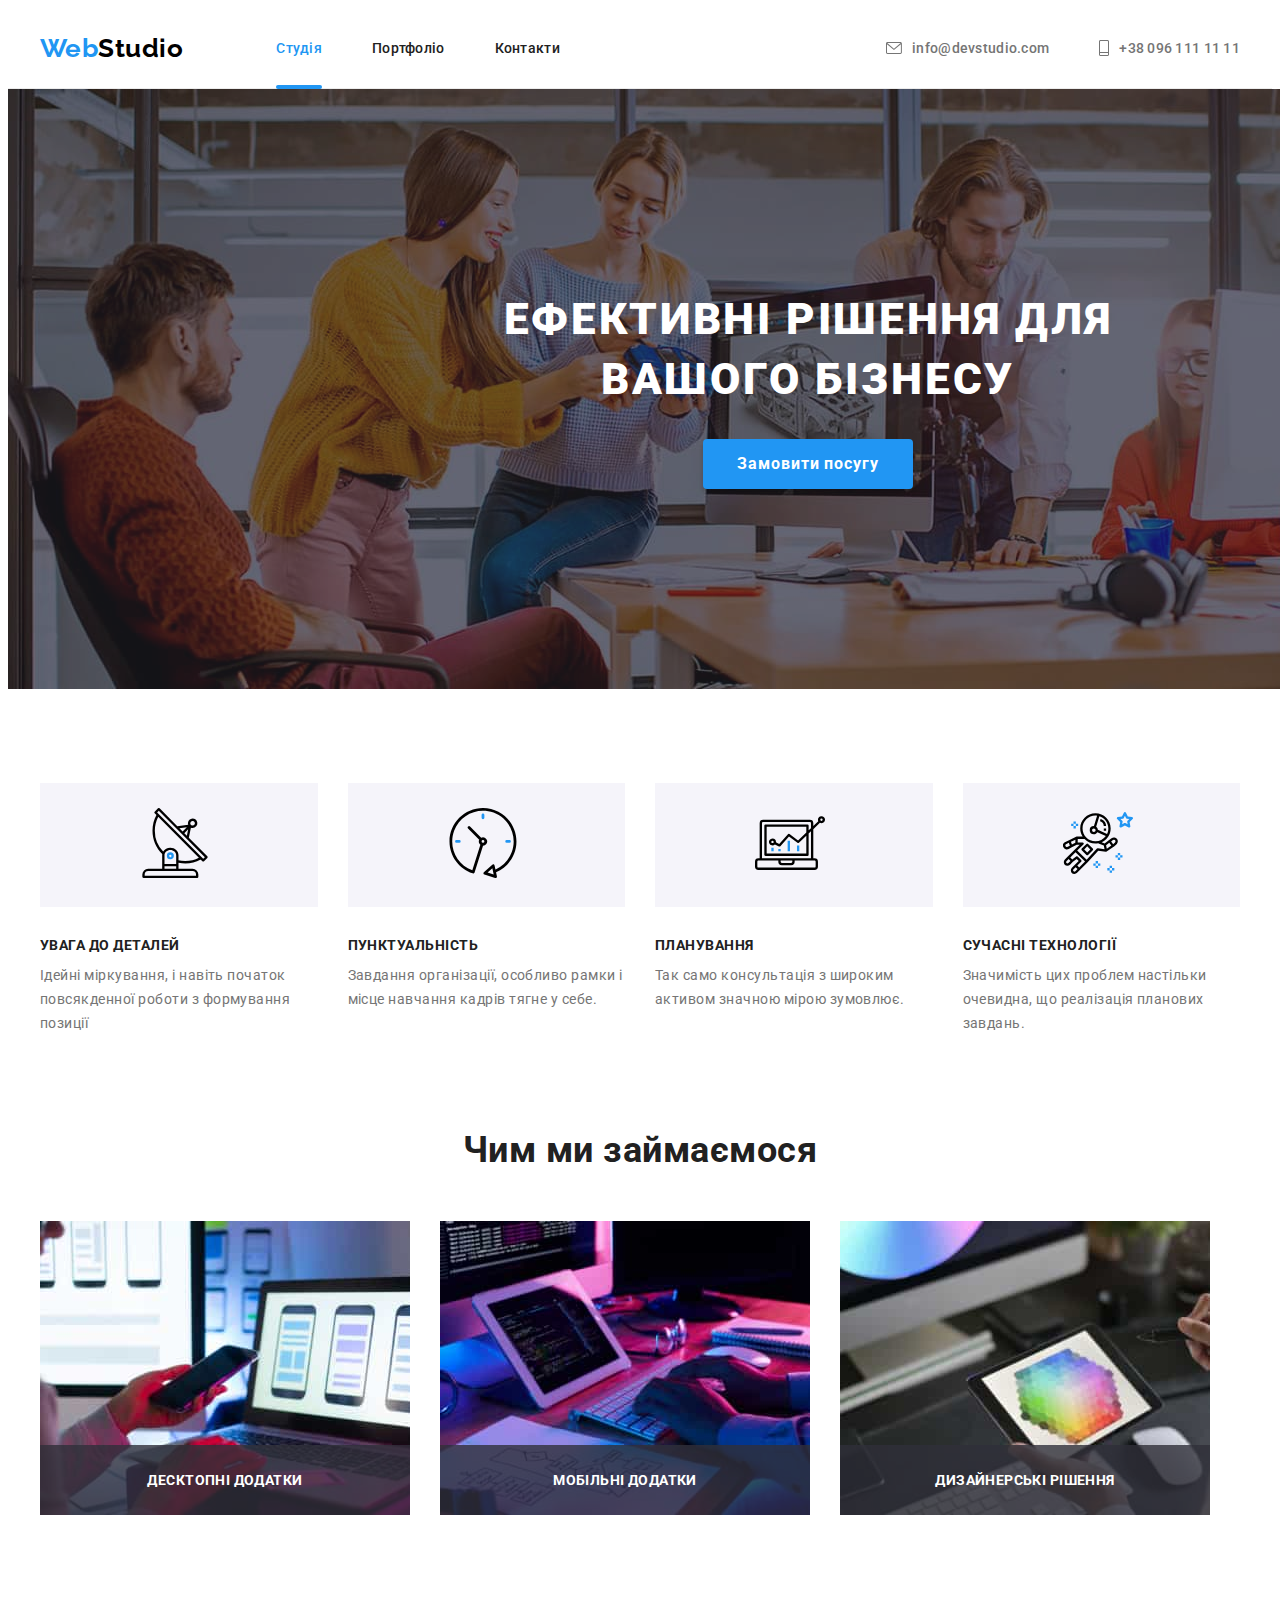
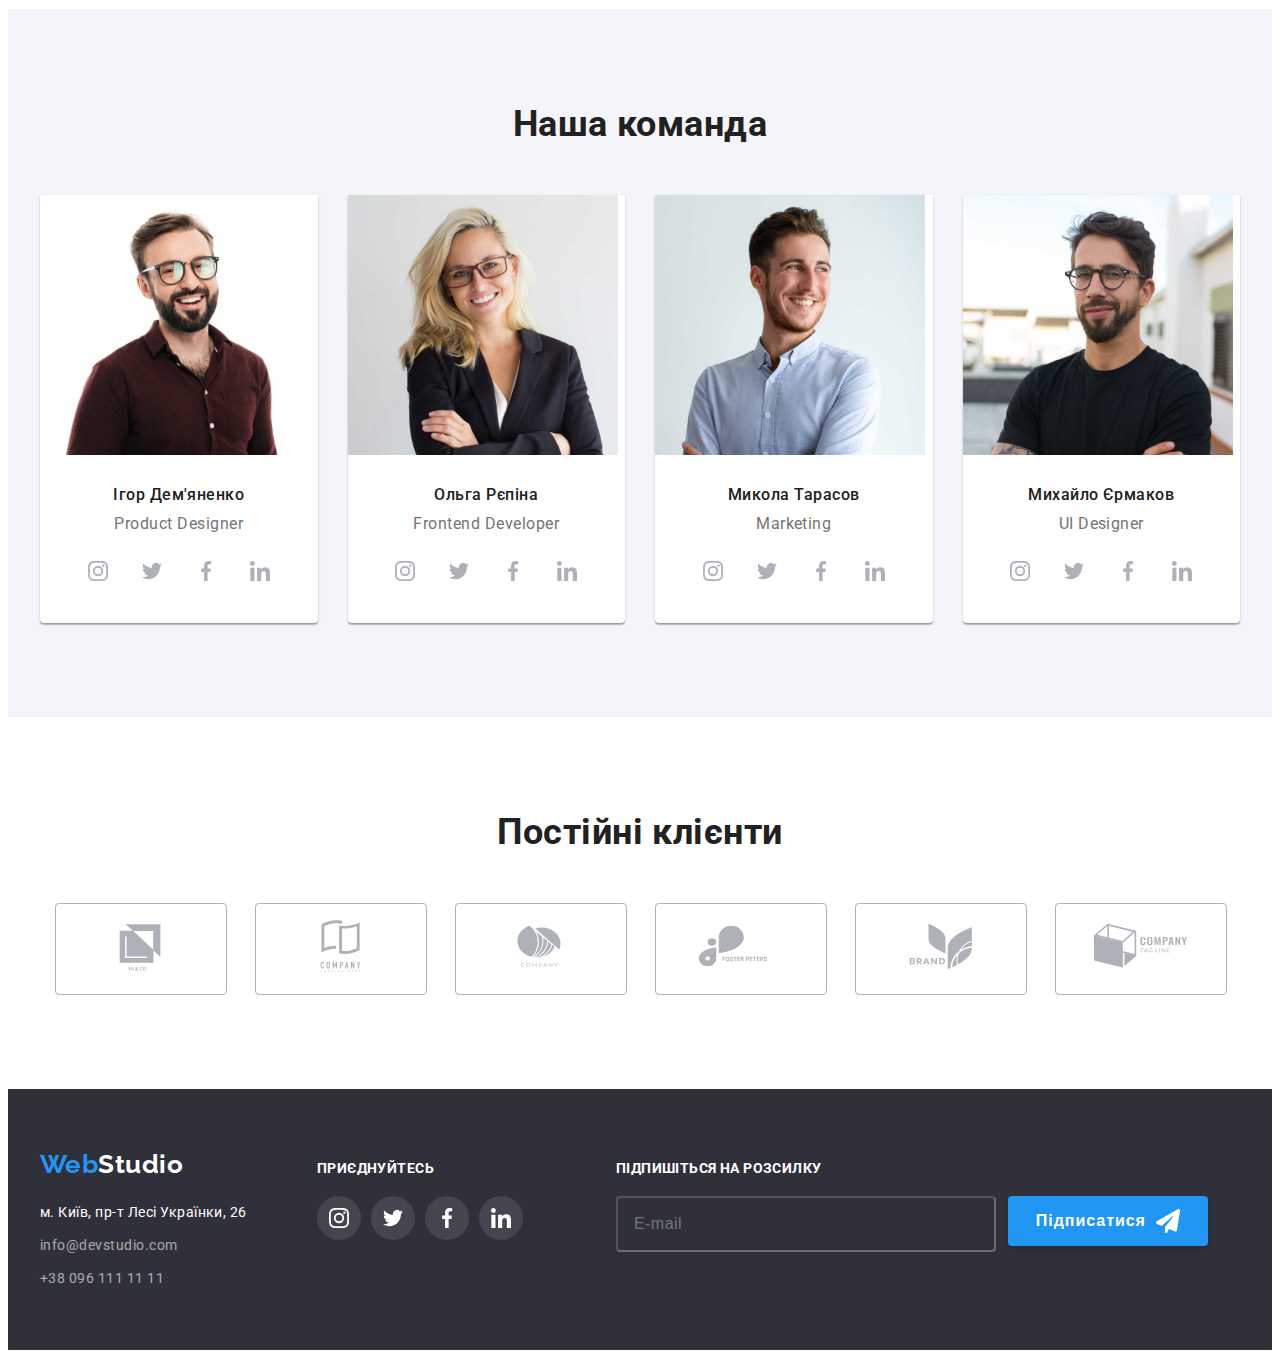
<file: index.html>
<!DOCTYPE html>
<html lang="uk">
<head>
    <meta charset="UTF-8">
    <meta http-equiv="X-UA-Compatible" content="IE=edge">
    <meta name="viewport" content="width=device-width, initial-scale=1.0">
    <link rel="preconnect" href="https://fonts.googleapis.com">
    <link rel="preconnect" href="https://fonts.gstatic.com" crossorigin>
    <link href="https://fonts.googleapis.com/css2?family=Raleway:wght@700&family=Roboto:wght@400;500;700;900&display=swap" rel="stylesheet">
    <title>WebStudio</title>
    <link rel="stylesheet" href="https://cdnjs.cloudflare.com/ajax/libs/modern-normalize/1.1.0/modern-normalize.min.css" integrity="sha512-wpPYUAdjBVSE4KJnH1VR1HeZfpl1ub8YT/NKx4PuQ5NmX2tKuGu6U/JRp5y+Y8XG2tV+wKQpNHVUX03MfMFn9Q==" crossorigin="anonymous" referrerpolicy="no-referrer">
    <link rel="stylesheet" href="./css/main.min.css">
</head>
<body>
    <header class="page-header">
        <div class="container header-container">
        <nav class="nav">
            <a class="logo logo-header" href="#">
                <span class="logo--blue">Web</span><span class="logo--black">Studio</span>
            </a>
            <ul class="nav__list"> 
                <li class="item nav__item"><a class="link nav__link current" href="#">Студія</a></li>
                <li class="item nav__item"><a class="link nav__link" href="./portfolio.html">Портфоліо</a></li>
                <li class="item nav__item"><a class="link nav__link" href="#">Контакти</a></li>
            </ul>
        </nav>
        <ul class="contacts">
            <li class="item contacts__item">
                <a class="link contacts__link" href="mailto:info@devstudio.com">
                    <svg class="contacts__icon-envelop" width="16" height="12">
                        <use href="./images/icons.svg#icon-envelope"></use>
                    </svg>
                    <span>info@devstudio.com</span>
                </a>
            </li>
            <li class="item contacts__item">
                <a class="link contacts__link" href="tel:+380961111111">
                    <svg class="contacts__icon-tel" width="10" height="16">
                        <use href="./images/icons.svg#icon-mobile"></use>
                    </svg>
                    <span>+38 096 111 11 11</span>
                </a>
            </li>
        </ul>
        </div>
        </header>
    <main>
        <section class="section-hero">
                <div class="container hero">
                    <h1 class="hero__title"> Ефективні рішення для вашого бізнесу</h1>
                    <button class="hero__button" type="button" data-modal-open>Замовити посугу</button>
                </div>
        </section>
        <!--features-->
        <section class="section">
            <div class="container features">
                <h2 class="section__title visually-hidden">Особливості</h2>
                <ul class="list features__list">
                    <li class="features__item">
                        <div class="features__icon">
                            <svg width="70" height="70">
                                <use href="./images/icons.svg#icon-antenna"></use>
                            </svg>
                        </div>
                        <h3 class="features__name">УВАГА ДО ДЕТАЛЕЙ</h3>
                        <p class="features__description">Ідейні міркування, і навіть початок повсякденної роботи з формування позиції</p>
                    </li>
                    <li class="features__item">
                        <div class="features__icon">
                            <svg width="70" height="70">
                                <use href="./images/icons.svg#icon-clock"></use>
                            </svg>
                        </div>
                        <h3 class="features__name">ПУНКТУАЛЬНІСТЬ</h3>
                        <p class="features__description">Завдання організації, особливо рамки і місце навчання кадрів тягне у себе.</p>
                    </li>
                    <li class="features__item">
                        <div class="features__icon">
                            <svg width="70" height="70">
                                <use href="./images/icons.svg#icon-diagram"></use>
                            </svg>
                        </div>
                        <h3 class="features__name">ПЛАНУВАННЯ</h3>
                        <p class="features__description">Так само консультація з широким активом значною мірою зумовлює.</p>
                    </li>
                    <li class="features__item">
                        <div class="features__icon">
                            <svg width="70" height="70">
                                <use href="./images/icons.svg#icon-astronaut"></use>
                            </svg>
                        </div>
                        <h3 class="features__name">СУЧАСНІ ТЕХНОЛОГІЇ</h3>
                        <p class="features__description">Значимість цих проблем настільки очевидна, що реалізація планових завдань.</p>
                    </li>
                </ul>
            </div>
        </section>
        <!--what-we-do-->
        <section class="section section-whatwedo">
                <div class="container whatwedo">
                    <h2 class="section__title whatwedo__title">Чим ми займаємося</h2>
                    <ul class="whatwedo__list">
                        <li class="item whatwedo__item">
                            <img width="370" src="./images/we-create-applications.jpg" alt="we create applications">
                            <p class="whatwedo__description">Десктопні додатки</p>
                        </li>
                        <li class="item whatwedo__item">
                            <img width="370" src="./images/we-create-web-sites.jpg" alt="we create web sites">
                            <p class="whatwedo__description">Мобільні додатки</p>
                        </li>
                        <li class="item whatwedo__item">
                            <img width="370" src="./images/we-design-web-sites.jpg" alt="we design web sites">
                            <p class="whatwedo__description">Дизайнерські рішення</p>
                        </li>
                    </ul>
                </div>
        </section>
        <!--our-team-->
        <section class="section section-ourteam">
            <div class="container ourteam">
                <h2 class="section__title">Наша команда</h2>
                <ul class="ourteam__list">
                    <li class="item ourteam__item">
                        <img width="270" src="./images/img-3.jpg" alt="Ігор Дем'яненко">
                            <div class="member">
                                <h3 class="member__name">Ігор Дем'яненко</h3>
                                <p class="member__position">Product Designer</p>
                                <ul class="list social">
                                    <li class="social__item">
                                        <a class="social__link--light link"
                                         href="https://instagram.com" target="_blank" rel="nofollow noopener noreferrer" aria-label="instagram">
                                            <svg class="social__icon" width="20" height="20">
                                                <use href="./images/icons.svg#icon-instagram"></use>
                                            </svg>
                                        </a>
                                    </li>
                                    <li class="social__item">
                                        <a class="social__link--light link"
                                         href="https://twitter.com" target="_blank" rel="nofollow noopener noreferrer" aria-label="twitter">
                                            <svg class="social__icon" width="20" height="20">
                                            <use href="./images/icons.svg#icon-twitter"></use>
                                            </svg>
                                        </a>
                                    </li>
                                    <li class="social__item">
                                        <a class="social__link--light link"
                                         href="https://facebook.com" target="_blank" rel="nofollow noopener noreferrer" aria-label="facebook">
                                            <svg class="social__icon" width="20" height="20">
                                                <use href="./images/icons.svg#icon-facebook"></use>
                                            </svg>
                                        </a>
                                    </li>
                                    <li class="social__item">
                                        <a class="social__link--light link"
                                         href="https://linkedin.com" target="_blank" rel="nofollow noopener noreferrer" aria-label="linkedin">
                                            <svg class="social__icon" width="20" height="20">
                                                <use href="./images/icons.svg#icon-linkedin"></use>
                                            </svg>
                                        </a>
                                    </li>
                                </ul>
                            </div>
                    </li>
                    <li class="item ourteam__item">
                        <img width="270" src="./images/img-2.jpg" alt="Ольга Рєпіна">
                            <div class="member">
                                <h3 class="member__name">Ольга Рєпіна</h3>
                                <p class="member__position">Frontend Developer</p>
                                <ul class="list social">
                                    <li class="social__item">
                                        <a class="social__link--light link"
                                         href="https://instagram.com" target="_blank" rel="nofollow noopener noreferrer" aria-label="instagram">
                                            <svg class="social__icon" width="20" height="20">
                                                <use href="./images/icons.svg#icon-instagram"></use>
                                            </svg>
                                        </a>
                                    </li>
                                    <li class="social__item">
                                        <a class="social__link--light link"
                                         href="https://twitter.com" target="_blank" rel="nofollow noopener noreferrer" aria-label="twitter">
                                            <svg class="social__icon" width="20" height="20">
                                            <use href="./images/icons.svg#icon-twitter"></use>
                                            </svg>
                                        </a>
                                    </li>
                                    <li class="social__item">
                                        <a class="social__link--light link"
                                         href="https://facebook.com" target="_blank" rel="nofollow noopener noreferrer" aria-label="facebook">
                                            <svg class="social__icon" width="20" height="20">
                                                <use href="./images/icons.svg#icon-facebook"></use>
                                            </svg>
                                        </a>
                                    </li>
                                    <li class="social__item">
                                        <a class="social__link--light link"
                                         href="https://linkedin.com" target="_blank" rel="nofollow noopener noreferrer" aria-label="linkedin">
                                            <svg class="social__icon" width="20" height="20">
                                                <use href="./images/icons.svg#icon-linkedin"></use>
                                            </svg>
                                        </a>
                                    </li>
                                </ul>
                            </div>
                    </li>
                    <li class="item ourteam__item">
                        <img width="270" src="./images/img-1.jpg" alt="Микола Тарасов">
                            <div class="member">
                                <h3 class="member__name">Микола Тарасов</h3>
                                <p class="member__position">Marketing</p>
                                <ul class="list social">
                                    <li class="social__item">
                                        <a class="social__link--light link"
                                         href="https://instagram.com" target="_blank" rel="nofollow noopener noreferrer" aria-label="instagram">
                                            <svg class="social__icon" width="20" height="20">
                                                <use href="./images/icons.svg#icon-instagram"></use>
                                            </svg>
                                        </a>
                                    </li>
                                    <li class="social__item">
                                        <a class="social__link--light link"
                                         href="https://twitter.com" target="_blank" rel="nofollow noopener noreferrer" aria-label="twitter">
                                            <svg class="social__icon" width="20" height="20">
                                            <use href="./images/icons.svg#icon-twitter"></use>
                                            </svg>
                                        </a>
                                    </li>
                                    <li class="social__item">
                                        <a class="social__link--light link"
                                         href="https://facebook.com" target="_blank" rel="nofollow noopener noreferrer" aria-label="facebook">
                                            <svg class="social__icon" width="20" height="20">
                                                <use href="./images/icons.svg#icon-facebook"></use>
                                            </svg>
                                        </a>
                                    </li>
                                    <li class="social__item">
                                        <a class="social__link--light link"
                                         href="https://linkedin.com" target="_blank" rel="nofollow noopener noreferrer" aria-label="linkedin">
                                            <svg class="social__icon" width="20" height="20">
                                                <use href="./images/icons.svg#icon-linkedin"></use>
                                            </svg>
                                        </a>
                                    </li>
                                </ul>
                            </div>
                    </li>
                    <li class="item ourteam__item">
                        <img width="270" src="./images/img.jpg" alt="Михайло Єрмаков">
                            <div class="member">
                                <h3 class="member__name">Михайло Єрмаков</h3>
                                <p class="member__position">UI Designer</p>
                                <ul class="list social">
                                    <li class="social__item">
                                        <a class="social__link--light link"
                                         href="https://instagram.com" target="_blank" rel="nofollow noopener noreferrer" aria-label="instagram">
                                            <svg class="social__icon" width="20" height="20">
                                                <use href="./images/icons.svg#icon-instagram"></use>
                                            </svg>
                                        </a>
                                    </li>
                                    <li class="social__item">
                                        <a class="social__link--light link"
                                         href="https://twitter.com" target="_blank" rel="nofollow noopener noreferrer" aria-label="twitter">
                                            <svg class="social__icon" width="20" height="20">
                                            <use href="./images/icons.svg#icon-twitter"></use>
                                            </svg>
                                        </a>
                                    </li>
                                    <li class="social__item">
                                        <a class="social__link--light link"
                                         href="https://facebook.com" target="_blank" rel="nofollow noopener noreferrer" aria-label="facebook">
                                            <svg class="social__icon" width="20" height="20">
                                                <use href="./images/icons.svg#icon-facebook"></use>
                                            </svg>
                                        </a>
                                    </li>
                                    <li class="social__item">
                                        <a class="social__link--light link"
                                         href="https://linkedin.com" target="_blank" rel="nofollow noopener noreferrer" aria-label="linkedin">
                                            <svg class="social__icon" width="20" height="20">
                                                <use href="./images/icons.svg#icon-linkedin"></use>
                                            </svg>
                                        </a>
                                    </li>
                                </ul>
                            </div>
                    </li>
                </ul>
            </div>
        </section>
        <section class="section">
            <div class="container customers">
            <h2 class="section__title customers__title">Постійні клієнти</h2>
            <ul class="customers__list list">
                <li class="customers__item">
                    <a class="customers__link link" href="">
                        <svg class="customers__icon" width="106" height="60">
                            <use href="./images/icons.svg#icon-logo-1"></use>
                        </svg>
                    </a>
                </li>
                <li class="customers__item">
                    <a class="customers__link link" href="">
                        <svg class="customers__icon" width="106" height="60">
                            <use href="./images/icons.svg#icon-logo-2"></use>
                        </svg>
                    </a>
                </li>
                <li class="customers__item">
                    <a class="customers__link link" href="">
                        <svg class="customers__icon" width="106" height="60">
                            <use href="./images/icons.svg#icon-logo-3"></use>
                        </svg>
                    </a>
                </li>
                <li class="customers__item">
                    <a class="customers__link link" href="">
                        <svg class="customers__icon" width="106" height="60">
                            <use href="./images/icons.svg#icon-logo-4"></use>
                        </svg>
                    </a>
                </li>
                <li class="customers__item">
                    <a class="customers__link link" href="">
                        <svg class="customers__icon" width="106" height="60">
                            <use href="./images/icons.svg#icon-logo-5"></use>
                        </svg>
                    </a>
                </li>
                <li class="customers__item">
                    <a class="customers__link link" href="">
                        <svg class="customers__icon" width="106" height="60">
                            <use href="./images/icons.svg#icon-logo-6"></use>
                        </svg>
                    </a>
                </li>
            </ul> 
            </div>
        </section>
    </main>
    <footer class="footer">
        <div class="container footer-container">
            <div class="footer-contacts">
                <a class="logo logo-footer" href="#">
                    <span class="logo--blue">Web</span><span class="logo--white">Studio</span>
                </a>
                <address>
                    <ul class="list footer-contacts__list">
                        <li class="footer-contacts__item">
                                <a class="link footer-contacts__address-link" href="https://goo.gl/maps/q5DigRqnx7faqqZr7" target="_blank" rel="noopener noreferrer nofollow">м. Київ, пр-т Лесі Українки, 26</a>
                        </li>
                        <li class="footer-contacts__item">
                                <a class="link footer-contacts__link" href="mailto:info@devstudio.com" target="_blank" rel="noopener noreferrer nofollow">info@devstudio.com</a>
                        </li>
                        <li class="footer-contacts__item">
                            <a class="link footer-contacts__link" href="tel:+380961111111">+38 096 111 11 11</a>
                        </li>
                    </ul>
                </address>
             </div>
            <div class="footer-join">
                <p class="footer-join__text">Приєднуйтесь</p>
                <ul class="list social">
                    <li class="social__item">
                        <a class="social__link--dark link"
                        href="https://instagram.com" target="_blank" rel="nofollow noopener noreferrer" aria-label="instagram">
                            <svg class="social__icon" width="20" height="20">
                                <use href="./images/icons.svg#icon-instagram"></use>
                            </svg>
                        </a>
                    </li>
                    <li class="social__item">
                        <a class="social__link--dark link"
                        href="https://twitter.com" target="_blank" rel="nofollow noopener noreferrer" aria-label="twitter">
                            <svg class="social__icon" width="20" height="20">
                            <use href="./images/icons.svg#icon-twitter"></use>
                            </svg>
                        </a>
                    </li>
                    <li class="social__item">
                        <a class="social__link--dark link"
                        href="https://facebook.com" target="_blank" rel="nofollow noopener noreferrer" aria-label="facebook">
                            <svg class="social__icon" width="20" height="20">
                                <use href="./images/icons.svg#icon-facebook"></use>
                            </svg>
                        </a>
                    </li>
                    <li class="social__item">
                        <a class="social__link--dark link"
                        href="https://linkedin.com" target="_blank" rel="nofollow noopener noreferrer" aria-label="linkedin">
                            <svg class="social__icon" width="20" height="20">
                                <use href="./images/icons.svg#icon-linkedin"></use>
                            </svg>
                        </a>
                    </li>
                </ul>
            </div>
            <div class="form">
                <strong class="form__text">Підпишіться на розсилку</strong>
                <form class="footer-form" name="sign" autocomplete="off" method="post">
                    <label class="footer-form__field">
                        <input class="footer-form__input" type="email" name="email" placeholder="E-mail" required>
                    </label>
                    <button class="footer-form__btn" type="submit">Підписатися
                        <svg class="footer-form__icon" width="24" height="24">
                            <use href="./images/icons.svg#plane-icon"></use>
                        </svg>
                    </button>
                </form>
            </div>
        </div>
    </footer>

    <div class="backdrop is-hidden" data-modal>
        <div class="modal">
            <button class="close-btn" type="button" data-modal-close>
                <svg class="close-btn__icon" width="18" height="18">
                    <use href="./images/icons.svg#icon-close-btn"></use>
                </svg>
            </button>
            <p class="modal__title">Залиште свої дані, ми вам передзвонимо</p>
            <form class="modal-form" name="order" autocomplete="off" method="post">
                <label class="modal-form__field">
                    <span class="modal-form__label">Ім'я</span>
                    <input class="modal-form__input" type="text" name="name" title="Anna Fisher" required>
                    <svg class="modal-form__icon" width="12" height="12">
                        <use href="./images/icons.svg#user-icon"></use>
                    </svg>
                </label>
                <label class="modal-form__field">
                    <span class="modal-form__label">Телефон</span>
                    <input class="modal-form__input" type="tel" name="phone" title="012 345 67 89" required>
                    <svg class="modal-form__icon" width="13" height="13">
                        <use href="./images/icons.svg#phone-icon"></use>
                    </svg>
                </label>
                <label class="modal-form__field">
                    <span class="modal-form__label">Пошта</span>
                    <input class="modal-form__input" type="email" name="email" title="mfisher@mail.com" required>
                    <svg class="modal-form__icon" width="15" height="13">
                        <use href="./images/icons.svg#e-mail-icon"></use>
                    </svg>
                </label>
                <label class="modal-form__field">
                    <span class="modal-form__label">Коментар</span>
                    <textarea class="modal-form__comments" name="comments" rows="6" placeholder="Введіть текст"></textarea>
                </label>
                <label class="agreement">
                    <input class="agreement__checkbox" type="checkbox" name="agreement-checkbox" checked required>
                    <svg class="agreement__icon" width="16" height="15">
                        <use class="unchecked" href="./images/icons.svg#icon-unchecked"></use>
                        <use class="checked" href="./images/icons.svg#icon-checked"></use>
                    </svg>
                    <span class="agreement__text">Погоджуюся з розсилкою та приймаю 
                        <a class="agreement__link link" href="">Умови договору</a>
                    </span>
                </label>
                <button class="modal-form__btn" type="submit">Відправити</button>
            </form>
        </div>
    </div>

    <script src="./js/modal.js"></script>

</body>
</html>
</file>
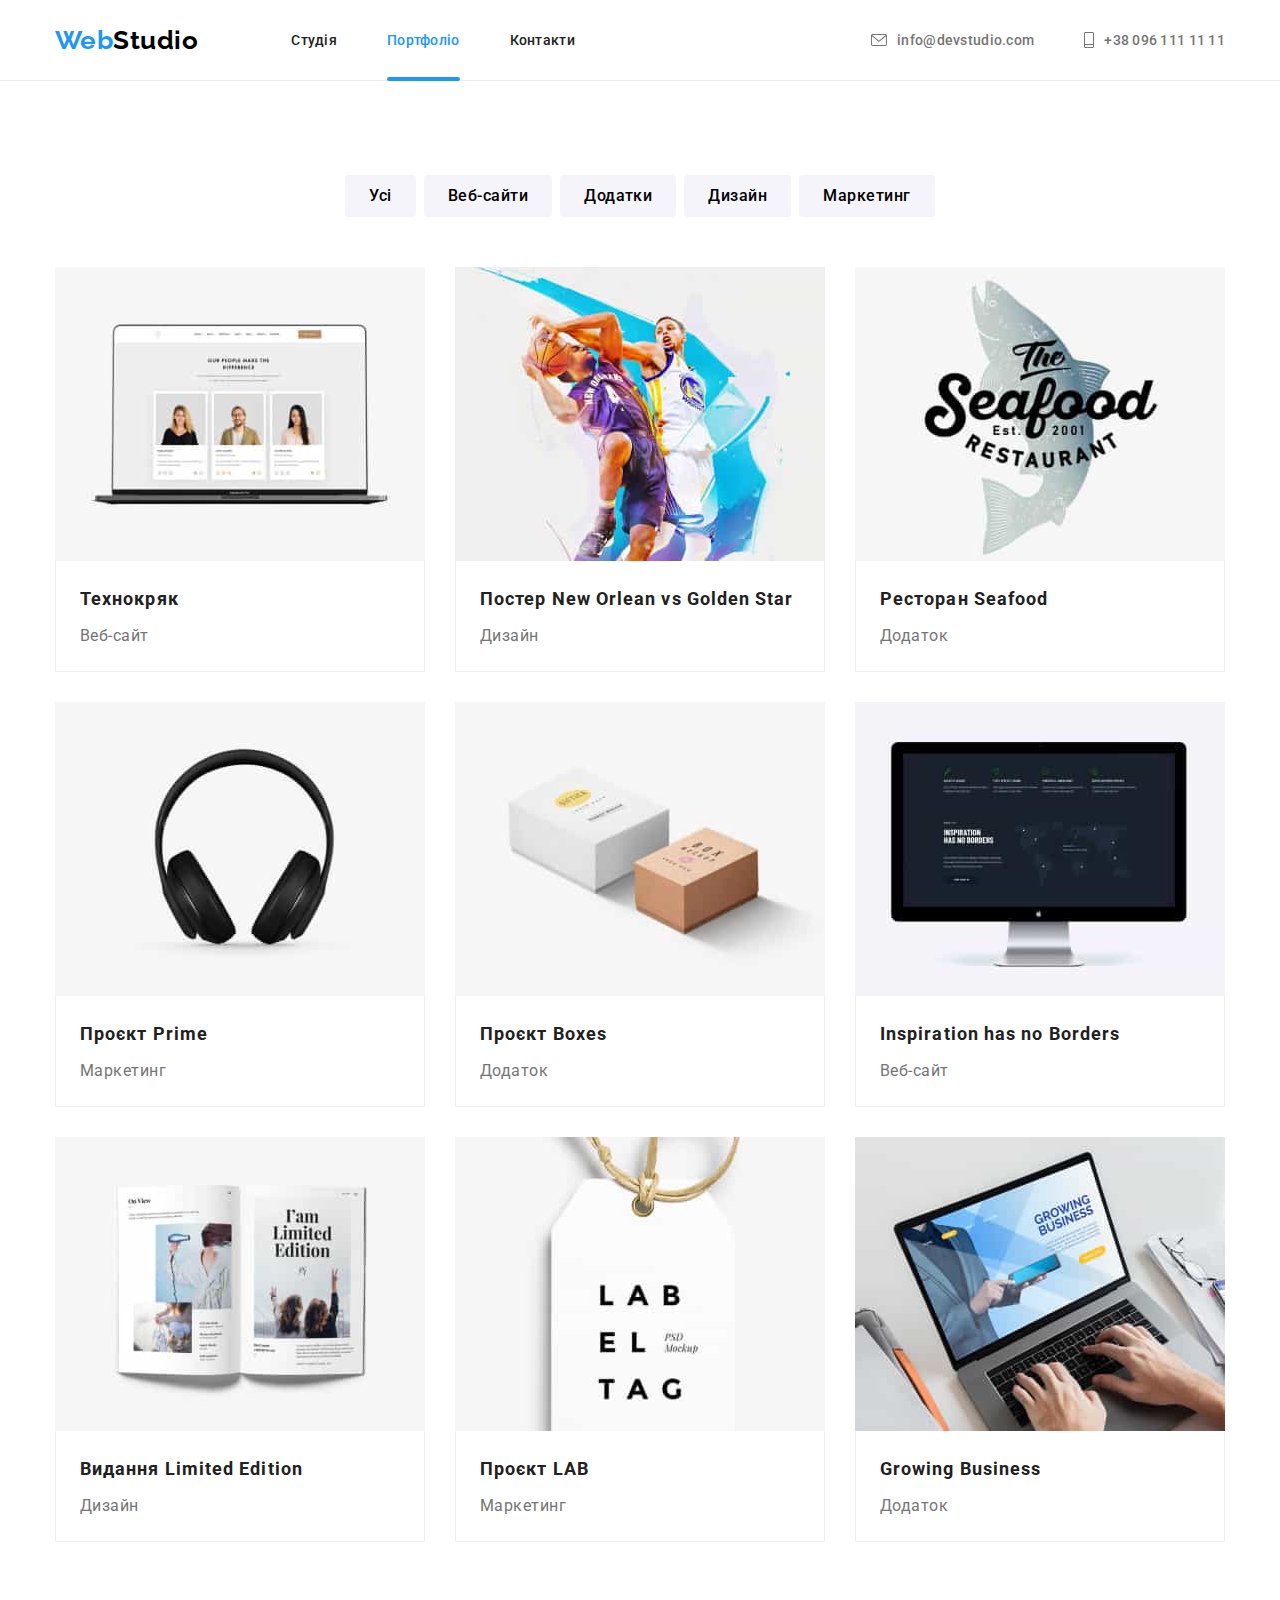
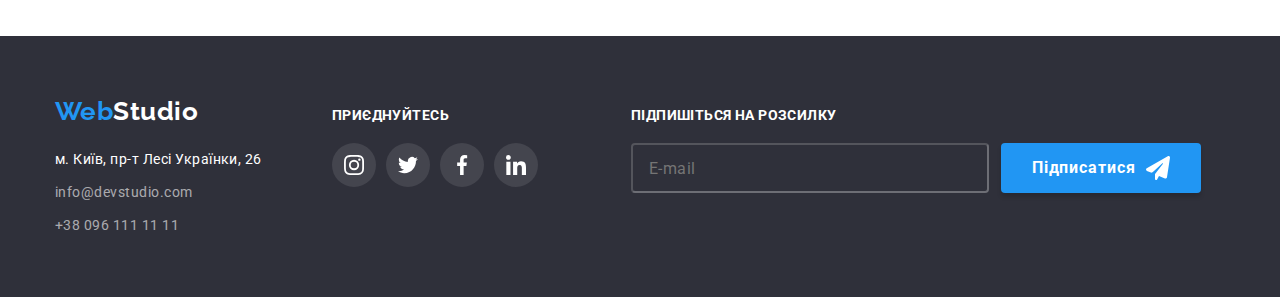
<file: portfolio.html>
<!DOCTYPE html>
<html lang="uk">
<head>
    <meta charset="UTF-8">
    <meta http-equiv="X-UA-Compatible" content="IE=edge">
    <meta name="viewport" content="width=device-width, initial-scale=1.0">
    <link rel="preconnect" href="https://fonts.googleapis.com">
    <link rel="preconnect" href="https://fonts.gstatic.com" crossorigin>
    <link href="https://fonts.googleapis.com/css2?family=Raleway:wght@700&family=Roboto:wght@400;500;700;900&display=swap" rel="stylesheet">
    <link rel="stylesheet" href="https://cdnjs.cloudflare.com/ajax/libs/modern-normalize/1.1.0/modern-normalize.min.css">
    <title>Portfolio</title>
    <link rel="stylesheet" href="https://cdnjs.cloudflare.com/ajax/libs/modern-normalize/1.1.0/modern-normalize.min.css" integrity="sha512-wpPYUAdjBVSE4KJnH1VR1HeZfpl1ub8YT/NKx4PuQ5NmX2tKuGu6U/JRp5y+Y8XG2tV+wKQpNHVUX03MfMFn9Q==" crossorigin="anonymous" referrerpolicy="no-referrer">
    <link rel="stylesheet" href="./css/main.min.css">
</head>
<body>
    <header class="page-header">
        <div class="container header-container">
        <nav class="nav">
            <a class="logo logo-header" href="#">
                <span class="logo--blue">Web</span><span class="logo--black">Studio</span>
            </a>
            <ul class="nav__list"> 
                <li class="item nav__item"><a class="link nav__link" href="./index.html">Студія</a></li>
                <li class="item nav__item"><a class="link nav__link current" href="#">Портфоліо</a></li>
                <li class="item nav__item"><a class="link nav__link" href="#">Контакти</a></li>
            </ul>
        </nav>
        <ul class="contacts">
            <li class="item contacts__item">
                <a class="link contacts__link" href="mailto:info@devstudio.com">
                    <svg class="contacts__icon-envelop" width="16" height="12">
                        <use href="./images/icons.svg#icon-envelope"></use>
                    </svg>
                    <span>info@devstudio.com</span>
                </a>
            </li>
            <li class="item contacts__item">
                <a class="link contacts__link" href="tel:+380961111111">
                    <svg class="contacts__icon-tel" width="10" height="16">
                        <use href="./images/icons.svg#icon-mobile"></use>
                    </svg>
                    <span>+38 096 111 11 11</span>
                </a>
            </li>
        </ul>
        </div>
        </header>
    <main>
        <section class="section section-portfolio">
            <div class="container portfolio">
                <h1 class="visually-hidden">Портфоліо</h1>
                <ul class="portfolio__btn-set">
                    <li class="item"><button class="button" type="button">Усі</button></li>
                    <li class="item"><button class="button" type="button">Веб-сайти</button></li>
                    <li class="item"><button class="button" type="button">Додатки</button></li>
                    <li class="item"><button class="button" type="button">Дизайн</button></li>
                    <li class="item"><button class="button" type="button">Маркетинг</button></li>
                </ul>
                <ul class="portfolio__list">
                    <li class="item portfolio__item">
                        <a class="portfolio__link" href="">
                            <div class="product">
                                <img width="370" src="./images/laptop-with-contacts.jpg" alt="Ноутбук з контактами">
                                <div class="product__overlay">
                                    <p class="product__description">
                                        Ресурс пропонує комплексні 
                                        пропозиції з різним рівнем 
                                        функціоналу та сервісів. Все це 
                                        дозволить відвідувачу отримати 
                                        вичерпні відомості про компанію чи 
                                        приватну особу.</p>
                                </div>
                            </div>
                            <div class="product__content">
                                <h2 class="product__name">Технокряк</h2>
                                <p class="product__type">Веб-сайт</p>
                            </div>
                        </a>
                    </li>
                    <li class="item portfolio__item">
                        <a class="portfolio__link" href="">
                            <div class="product">
                            <img width="370" src="./images/basketball.jpg" alt="Баскетбол">
                            <div class="product__overlay">
                                    <p class="product__description">
                                        Ресурс пропонує комплексні 
                                        пропозиції з різним рівнем 
                                        функціоналу та сервісів. Все це 
                                        дозволить відвідувачу отримати 
                                        вичерпні відомості про компанію чи 
                                        приватну особу.</p>
                                </div>
                            </div>
                            <div class="product__content">
                                <h2 class="product__name">Постер New Orlean vs Golden Star</h2>
                                <p class="product__type">Дизайн</p>
                            </div>
                        </a>
                    </li>
                    <li class="item portfolio__item">
                        <a class="portfolio__link" href="">
                            <div class="product">
                            <img width="370" src="./images/seefood-logo.jpg" alt="Логотип Seefood">
                            <div class="product__overlay">
                                    <p class="product__description">
                                        Ресурс пропонує комплексні 
                                        пропозиції з різним рівнем 
                                        функціоналу та сервісів. Все це 
                                        дозволить відвідувачу отримати 
                                        вичерпні відомості про компанію чи 
                                        приватну особу.</p>
                                </div>
                            </div>
                            <div class="product__content">
                                <h2 class="product__name">Ресторан Seafood</h2>
                                <p class="product__type">Додаток</p>
                            </div>
                        </a>
                    </li>
                    <li class="item portfolio__item">
                        <a class="portfolio__link" href="">
                            <div class="product">
                            <img width="370" src="./images/headphone.jpg" alt="Навушники">
                            <div class="product__overlay">
                                    <p class="product__description">
                                        Ресурс пропонує комплексні 
                                        пропозиції з різним рівнем 
                                        функціоналу та сервісів. Все це 
                                        дозволить відвідувачу отримати 
                                        вичерпні відомості про компанію чи 
                                        приватну особу.</p>
                                </div>
                            </div>
                            <div class="product__content">
                                <h2 class="product__name">Проєкт Prime</h2>
                                <p class="product__type">Маркетинг</p>
                            </div>
                        </a>
                    </li>
                    <li class="item portfolio__item">
                        <a class="portfolio__link" href="">
                            <div class="product">
                            <img width="370" src="./images/2-parfume-boxes.jpg" alt="2 коробки для парфумів">
                            <div class="product__overlay">
                                    <p class="product__description">
                                        Ресурс пропонує комплексні 
                                        пропозиції з різним рівнем 
                                        функціоналу та сервісів. Все це 
                                        дозволить відвідувачу отримати 
                                        вичерпні відомості про компанію чи 
                                        приватну особу.</p>
                                </div>
                            </div>
                            <div class="product__content">
                                <h2 class="product__name">Проєкт Boxes</h2>
                                <p class="product__type">Додаток</p>
                            </div>
                        </a>
                    </li>
                    <li class="item portfolio__item">
                        <a class="portfolio__link" href="">
                            <div class="product">
                            <img width="370" src="./images/pc-monitor.jpg" alt="Монітор ПК">
                            <div class="product__overlay">
                                    <p class="product__description">
                                        Ресурс пропонує комплексні 
                                        пропозиції з різним рівнем 
                                        функціоналу та сервісів. Все це 
                                        дозволить відвідувачу отримати 
                                        вичерпні відомості про компанію чи 
                                        приватну особу.</p>
                                </div>
                            </div>
                            <div class="product__content">
                                <h2 class="product__name">Inspiration has no Borders</h2>
                                <p class="product__type">Веб-сайт</p>
                            </div>
                        </a>
                    </li>
                    <li class="item portfolio__item">
                        <a class="portfolio__link" href="">
                            <div class="product">
                            <img width="370" src="./images/magazine.jpg" alt="Журнал">
                            <div class="product__overlay">
                                    <p class="product__description">
                                        Ресурс пропонує комплексні 
                                        пропозиції з різним рівнем 
                                        функціоналу та сервісів. Все це 
                                        дозволить відвідувачу отримати 
                                        вичерпні відомості про компанію чи 
                                        приватну особу.</p>
                                </div>
                            </div>
                            <div class="product__content">
                                <h2 class="product__name">Видання Limited Edition</h2>
                                <p class="product__type">Дизайн</p>
                            </div>
                        </a>
                    </li>
                    <li class="item portfolio__item">
                        <a class="portfolio__link" href="">
                            <div class="product">
                            <img width="370" src="./images/mackup-label.jpg" alt="Мітка макета">
                            <div class="product__overlay">
                                    <p class="product__description">
                                        Ресурс пропонує комплексні 
                                        пропозиції з різним рівнем 
                                        функціоналу та сервісів. Все це 
                                        дозволить відвідувачу отримати 
                                        вичерпні відомості про компанію чи 
                                        приватну особу.</p>
                                </div>
                            </div>
                            <div class="product__content">
                                <h2 class="product__name">Проєкт LAB</h2>
                                <p class="product__type">Маркетинг</p>
                            </div>
                        </a>
                    </li>
                    <li class="item portfolio__item">
                        <a class="portfolio__link" href="">
                            <div class="product">
                            <img width="370" src="./images/laptop.jpg" alt="Ноутбук">
                            <div class="product__overlay">
                                    <p class="product__description">
                                        Ресурс пропонує комплексні 
                                        пропозиції з різним рівнем 
                                        функціоналу та сервісів. Все це 
                                        дозволить відвідувачу отримати 
                                        вичерпні відомості про компанію чи 
                                        приватну особу.</p>
                                </div>
                            </div>
                            <div class="product__content">
                                <h2 class="product__name">Growing Business</h2>
                                <p class="product__type">Додаток</p>
                            </div>
                        </a>
                    </li>
            </ul>
        </div>
        </section>
    </main>
    <footer class="footer">
        <div class="container footer-container">
            <div class="footer-contacts">
                <a class="logo logo-footer" href="#">
                    <span class="logo--blue">Web</span><span class="logo--white">Studio</span>
                </a>
                <address>
                    <ul class="list footer-contacts__list">
                        <li class="footer-contacts__item">
                                <a class="link footer-contacts__address-link" href="https://goo.gl/maps/q5DigRqnx7faqqZr7" target="_blank" rel="noopener noreferrer nofollow">м. Київ, пр-т Лесі Українки, 26</a>
                        </li>
                        <li class="footer-contacts__item">
                                <a class="link footer-contacts__link" href="mailto:info@devstudio.com" target="_blank" rel="noopener noreferrer nofollow">info@devstudio.com</a>
                        </li>
                        <li class="footer-contacts__item">
                            <a class="link footer-contacts__link" href="tel:+380961111111">+38 096 111 11 11</a>
                        </li>
                    </ul>
                </address>
             </div>
            <div class="footer-join">
                <p class="footer-join__text">Приєднуйтесь</p>
                <ul class="list social">
                    <li class="social__item">
                        <a class="social__link--dark link"
                        href="https://instagram.com" target="_blank" rel="nofollow noopener noreferrer" aria-label="instagram">
                            <svg class="social-icon" width="20" height="20">
                                <use href="./images/icons.svg#icon-instagram"></use>
                            </svg>
                        </a>
                    </li>
                    <li class="social__item">
                        <a class="social__link--dark link"
                        href="https://twitter.com" target="_blank" rel="nofollow noopener noreferrer" aria-label="twitter">
                            <svg class="social-icon" width="20" height="20">
                            <use href="./images/icons.svg#icon-twitter"></use>
                            </svg>
                        </a>
                    </li>
                    <li class="social__item">
                        <a class="social__link--dark link"
                        href="https://facebook.com" target="_blank" rel="nofollow noopener noreferrer" aria-label="facebook">
                            <svg class="social-icon" width="20" height="20">
                                <use href="./images/icons.svg#icon-facebook"></use>
                            </svg>
                        </a>
                    </li>
                    <li class="social__item">
                        <a class="social__link--dark link"
                        href="https://linkedin.com" target="_blank" rel="nofollow noopener noreferrer" aria-label="linkedin">
                            <svg class="social-icon" width="20" height="20">
                                <use href="./images/icons.svg#icon-linkedin"></use>
                            </svg>
                        </a>
                    </li>
                </ul>
            </div>
            <div class="form">
                <strong class="form__text">Підпишіться на розсилку</strong>
                <form class="footer-form" name="sign" autocomplete="off" method="post">
                    <label class="footer-form__field">
                        <input class="footer-form__input" type="email" name="email" placeholder="E-mail" required>
                    </label>
                    <button class="footer-form__btn" type="submit">Підписатися
                        <svg class="footer-form__icon" width="24" height="24">
                            <use href="./images/icons.svg#plane-icon"></use>
                        </svg>
                    </button>
                </form>
            </div>
        </div>
    </footer>
</body>
</html>
</file>
<file: css/main.min.css>
:root{--main-color: #212121;--main-accent-color: #000000;--accent-color: #FFFFFF;--second-color: #2196F3;--paragraph-color: #757575;--footer-paragraph-color: rgba(255, 255, 255, 0.6);--footer-field-color: rgba(255, 255, 255, 0.3);--icon-border-color: #AFB1B8;--border-bottom-header: #ECECEC;--portfolio-wrapper-color: #EEEEEE;--second-font: Raleway, sans-serif;--background-color: #F5F4FA;--button-order-active: #188CE8;--hero-footer-background: #2F303A;--social-link-dark: rgba(255, 255, 255, 0.1);--whatwedo-bg-color: rgba(47, 48, 58, 0.8);--input-border-color: rgba(33, 33, 33, 0.2);--modal-window-bgc: rgba(0, 0, 0, 0.2);--button-order-shadow: rgba(0, 0, 0, 0.15);--button-shadow-first: rgba(0, 0, 0, 0.1);--button-shadow-second: rgba(0, 0, 0, 0.08);--button-shadow-third: rgba(0, 0, 0, 0.12);--portfolio-button-shadow1:rgba(0, 0, 0, 0.06);--portfolio-btn-shaddow2:rgba(0, 0, 0, 0.16);--modal-window-shadow: rgba(0, 0, 0, 0.14);--img-gap: 30px;--features-item-quantity: 4;--img-quantity-whatwedo: 3;--img-quantity-ourteam: 4;--img-quantity-portfolio: 3;--transition-timing-function: cubic-bezier(0.4, 0, 0.2, 1);--index-header: 100;--index-backdrop: 1000}.visually-hidden{position:absolute;width:1px;height:1px;margin:-1px;border:0;padding:0;white-space:nowrap;-webkit-clip-path:inset(100%);clip-path:inset(100%);clip:rect(0 0 0 0);overflow:hidden}html{scroll-behavior:smooth}body{background-color:var(--accent-color);font-family:"Roboto",sans-serif;color:var(--main-color);letter-spacing:.03em}img{display:block}h1,h2,h3,h4,h5,h6,p{margin:0px;padding:0px}ul{margin:0px;padding:0px}.link{text-decoration:none;-webkit-transition:color 250ms var(--transition-timing-function);transition:color 250ms var(--transition-timing-function)}.list{list-style:none}.item{list-style:none}.link:hover,.link:focus{color:var(--second-color)}a{text-decoration:none}.section{padding:94px 0px}.section__title{font-weight:700;font-size:36px;line-height:1.1666666667;text-align:center}.page-header{background:var(--accent-color);border-bottom:1px solid var(--border-bottom-header)}.section-hero{width:1600px;margin:0 auto;padding-top:200px;padding-bottom:200px;background-color:var(--hero-footer-background);background-image:url(../images/gradient.svg),url(../images/bg-img.jpg);background-repeat:no-repeat;background-position:50% 50%;background-size:cover}.section-whatwedo{padding-top:0px}.section-portfolio{display:-webkit-box;display:-ms-flexbox;display:flex}.section-ourteam{background-color:var(--background-color)}.footer{padding-top:60px;padding-bottom:60px;background:var(--hero-footer-background)}.portfolio,.customers,.ourteam,.whatwedo,.features,.hero,.footer-container,.header-container{width:1200px;margin-left:auto;margin-right:auto;padding:0px 15px}.button{font-family:inherit;border-color:rgba(0,0,0,0);font-weight:500;font-size:16px;line-height:1.625;text-align:center;letter-spacing:inherit;background-color:var(--background-color);cursor:pointer;border-radius:4px;display:inline-block;padding:6px 22px;-webkit-transition:background-color 250ms var(--transition-timing-function),color 250ms var(--transition-timing-function),-webkit-box-shadow 250ms var(--transition-timing-function);transition:background-color 250ms var(--transition-timing-function),color 250ms var(--transition-timing-function),-webkit-box-shadow 250ms var(--transition-timing-function);transition:background-color 250ms var(--transition-timing-function),color 250ms var(--transition-timing-function),box-shadow 250ms var(--transition-timing-function);transition:background-color 250ms var(--transition-timing-function),color 250ms var(--transition-timing-function),box-shadow 250ms var(--transition-timing-function),-webkit-box-shadow 250ms var(--transition-timing-function)}.button:hover,.button:focus{background-color:var(--second-color);color:var(--accent-color);-webkit-box-shadow:0px 3px 1px var(--button-shadow-first),0px 1px 2px var(--button-shadow-second),0px 2px 2px var(--button-shadow-third);box-shadow:0px 3px 1px var(--button-shadow-first),0px 1px 2px var(--button-shadow-second),0px 2px 2px var(--button-shadow-third)}.header-container{display:-webkit-box;display:-ms-flexbox;display:flex;-webkit-box-pack:justify;-ms-flex-pack:justify;justify-content:space-between;-webkit-box-align:center;-ms-flex-align:center;align-items:center}.logo{font-family:var(--second-font);font-weight:700;font-size:26px;line-height:1.1923076923;text-decoration:none}.logo-header{margin-right:93px}.logo-footer{display:inline-block;margin-bottom:20px}.logo--blue{color:var(--second-color)}.logo--black{color:var(--main-accent-color)}.logo--white{color:var(--accent-color)}.nav{display:-webkit-box;display:-ms-flexbox;display:flex;-webkit-box-align:center;-ms-flex-align:center;align-items:center}.nav__list{display:-webkit-box;display:-ms-flexbox;display:flex}.nav__list .current{color:var(--second-color);-webkit-transition:color 250ms var(--transition-timing-function),background-color 250ms var(--transition-timing-function);transition:color 250ms var(--transition-timing-function),background-color 250ms var(--transition-timing-function)}.nav__item{position:relative}.nav__list .nav__item:not(:last-child){margin-right:50px}.nav__link{padding-top:32px;padding-bottom:32px;display:block;font-size:14px;font-weight:500;line-height:1.1428571429;letter-spacing:.02em;color:var(--main-color);-webkit-transition:color 250ms var(--transition-timing-function);transition:color 250ms var(--transition-timing-function)}.nav__link.current::after{content:"";display:block;width:100%;height:4px;border-radius:2px;background-color:var(--second-color);position:absolute;bottom:-1px;left:0px}.nav__list .link:hover,.nav__list .link:focus{color:var(--second-color)}.contacts{display:-webkit-box;display:-ms-flexbox;display:flex}.contacts__item:not(:last-child){margin-right:50px}.contacts__link{display:-webkit-box;display:-ms-flexbox;display:flex;-webkit-box-pack:center;-ms-flex-pack:center;justify-content:center;-webkit-box-align:center;-ms-flex-align:center;align-items:center;gap:10px;padding-top:32px;padding-bottom:32px;color:var(--paragraph-color);font-weight:500;font-size:14px;line-height:1.1428571429;letter-spacing:.02em;-webkit-transition:color 250ms var(--transition-timing-function);transition:color 250ms var(--transition-timing-function)}.contacts__link:hover,.contacts__link:focus{color:var(--second-color)}.contacts__icon-envelop{fill:currentColor}.contacts__icon-envelop:hover,.contacts__icon-envelop:focus{fill:currentColor}.contacts__icon-tel{fill:currentColor}.contacts__icon-tel:hover,.contacts__icon-tel:focus{fill:currentColor}.footer-container{display:-webkit-box;display:-ms-flexbox;display:flex;-ms-flex-wrap:wrap;flex-wrap:wrap;-webkit-box-align:baseline;-ms-flex-align:baseline;align-items:baseline}.footer-contacts{margin-right:70px}.footer-contacts__list .footer-contacts__item:not(:last-child){margin-bottom:9px}.footer-contacts__address-link{font-style:normal;color:var(--accent-color);font-size:14px;line-height:1.7142857143}.footer-contacts__link{font-style:normal;font-size:14px;line-height:1.7142857143;color:var(--footer-paragraph-color)}.footer-contacts__item .link:hover,.footer-contacts__item .link:focus{color:var(--second-color)}.footer-join__text{font-weight:700;font-size:14px;line-height:1.1428571429;letter-spacing:.03em;text-transform:uppercase;color:var(--accent-color);margin-bottom:20px}.social{display:-webkit-box;display:-ms-flexbox;display:flex;-ms-flex-wrap:wrap;flex-wrap:wrap;-webkit-box-pack:center;-ms-flex-pack:center;justify-content:center;gap:10px}.social__item .link{display:-webkit-box;display:-ms-flexbox;display:flex;width:44px;height:44px;-webkit-box-pack:center;-ms-flex-pack:center;justify-content:center;-webkit-box-align:center;-ms-flex-align:center;align-items:center;border-radius:50%}.social__link--light{fill:var(--icon-border-color);background-color:var(--accent-color);-webkit-transition:background-color 250ms var(--transition-timing-function),fill 250ms var(--transition-timing-function);transition:background-color 250ms var(--transition-timing-function),fill 250ms var(--transition-timing-function)}.social__link--light:hover,.social__link--light:focus{fill:var(--accent-color);background-color:var(--second-color)}.social__link--dark{fill:var(--accent-color);background-color:var(--social-link-dark);-webkit-transition:background-color 250ms var(--transition-timing-function);transition:background-color 250ms var(--transition-timing-function)}.social__link--dark:hover,.social__link--dark:focus{background-color:var(--second-color)}.form{display:-webkit-box;display:-ms-flexbox;display:flex;-webkit-box-orient:vertical;-webkit-box-direction:normal;-ms-flex-direction:column;flex-direction:column;margin-left:93px}.form__text{font-weight:700;font-size:14px;line-height:1.1428571429;letter-spacing:.03em;text-transform:uppercase;color:var(--accent-color);margin-bottom:20px}.footer-form{display:-webkit-box;display:-ms-flexbox;display:flex;-webkit-box-pack:center;-ms-flex-pack:center;justify-content:center;gap:12px;padding:0}.footer-form__input{display:-webkit-inline-box;display:-ms-inline-flexbox;display:inline-flex;-webkit-box-pack:center;-ms-flex-pack:center;justify-content:center;font-size:16px;line-height:1.25;letter-spacing:.03em;color:var(--footer-paragraph-color);padding-left:16px;width:358px;height:50px;border-color:var(--footer-field-color);background-color:var(--hero-footer-background);border-radius:4px;-webkit-transition:border-color 250ms var(--transition-timing-function);transition:border-color 250ms var(--transition-timing-function)}.footer-form__input:hover,.footer-form__input:focus{border-color:var(--second-color)}.footer-form__input:focus-within{border-color:var(--second-color)}.footer-form__btn{display:-webkit-inline-box;display:-ms-inline-flexbox;display:inline-flex;-webkit-box-pack:center;-ms-flex-pack:center;justify-content:center;-webkit-box-align:center;-ms-flex-align:center;align-items:center;gap:10px;width:200px;height:50px;background-color:var(--second-color);-webkit-box-shadow:0px 4px 4px var(--button-order-shadow);box-shadow:0px 4px 4px var(--button-order-shadow);border-radius:4px;border-color:rgba(0,0,0,0);cursor:pointer;font-weight:700;font-size:16px;line-height:1.875;letter-spacing:.06em;color:var(--accent-color);-webkit-transition:background-color 250ms var(--transition-timing-function);transition:background-color 250ms var(--transition-timing-function)}.footer-form__btn:hover,.footer-form__btn:focus{background-color:var(--button-order-active)}.footer-form__icon{fill:var(--accent-color)}.hero{margin:auto auto;text-align:center}.hero__title{margin:0px auto 30px auto;text-align:center;color:var(--accent-color);font-weight:900;font-size:44px;line-height:1.3636363636;text-transform:uppercase;letter-spacing:.06em;max-width:696px}.hero__button{margin:0px auto;padding:8px 32px;cursor:pointer;text-align:center;font-family:inherit;font-weight:700;font-size:16px;line-height:1.875;letter-spacing:.06em;color:var(--accent-color);background-color:var(--second-color);border-color:rgba(0,0,0,0);border-radius:4px;-webkit-box-shadow:0px 4px 4px var(--button-order-shadow);box-shadow:0px 4px 4px var(--button-order-shadow);-webkit-transition:background-color 250ms var(--transition-timing-function);transition:background-color 250ms var(--transition-timing-function)}.hero__button:hover,.hero__button:focus{background-color:var(--button-order-active)}.features__list{display:-webkit-box;display:-ms-flexbox;display:flex;-ms-flex-wrap:wrap;flex-wrap:wrap;gap:var(--img-gap)}.features__item{display:block;-ms-flex-preferred-size:calc((100% - 90px)/4);flex-basis:calc((100% - 90px)/4)}.features__name{font-weight:700;font-size:14px;line-height:1.1428571429;text-transform:uppercase;margin-bottom:10px}.features__description{font-size:14px;line-height:1.7142857143;color:var(--paragraph-color)}.features__icon{-webkit-box-pack:center;-ms-flex-pack:center;justify-content:center;-webkit-box-align:center;-ms-flex-align:center;align-items:center;margin-bottom:30px;padding:25px 100px;background-color:var(--background-color)}.whatwedo__title{margin-bottom:50px}.whatwedo__list{display:-webkit-box;display:-ms-flexbox;display:flex;-ms-flex-wrap:wrap;flex-wrap:wrap;gap:var(--img-gap)}.whatwedo__item{position:relative}.whatwedo__description{display:-webkit-inline-box;display:-ms-inline-flexbox;display:inline-flex;position:absolute;-webkit-box-pack:center;-ms-flex-pack:center;justify-content:center;-webkit-box-align:center;-ms-flex-align:center;align-items:center;width:370px;height:70px;bottom:0px;right:0px;background-color:var(--whatwedo-bg-color);font-weight:700;font-size:14px;line-height:1.1428571429;text-align:center;letter-spacing:.03em;text-transform:uppercase;color:var(--accent-color)}.ourteam{display:-webkit-box;display:-ms-flexbox;display:flex;-webkit-box-orient:vertical;-webkit-box-direction:normal;-ms-flex-direction:column;flex-direction:column;background-color:var(--background-color)}.ourteam__list{display:-webkit-box;display:-ms-flexbox;display:flex;margin-top:50px;-ms-flex-wrap:wrap;flex-wrap:wrap;gap:var(--img-gap)}.ourteam__item{background-color:var(--accent-color);-webkit-box-shadow:0px 1px 3px var(--button-shadow-third),0px 1px 1px var(--modal-window-shadow),0px 2px 1px var(--modal-window-bgc);box-shadow:0px 1px 3px var(--button-shadow-third),0px 1px 1px var(--modal-window-shadow),0px 2px 1px var(--modal-window-bgc);border-radius:0px 0px 4px 4px;-ms-flex-preferred-size:calc((100% - var(--img-gap)*(var(--img-quantity-ourteam) - 1))/var(--img-quantity-ourteam));flex-basis:calc((100% - var(--img-gap)*(var(--img-quantity-ourteam) - 1))/var(--img-quantity-ourteam))}.member{padding-top:30px;padding-bottom:30px}.member__name{font-size:16px;font-weight:500;line-height:1.1875;text-align:center;margin-bottom:10px}.member__position{font-size:16px;line-height:1.1875;text-align:center;color:var(--paragraph-color);margin-bottom:16px}.customers__title{margin-bottom:50px}.customers__list{display:-webkit-box;display:-ms-flexbox;display:flex;-ms-flex-wrap:wrap;flex-wrap:wrap;-webkit-box-pack:center;-ms-flex-pack:center;justify-content:center;gap:30px}.customers__item{width:170px;height:92px;-webkit-box-pack:center;-ms-flex-pack:center;justify-content:center;-webkit-box-align:center;-ms-flex-align:center;align-items:center}.customers__link{display:inline-block;padding:13px 32px;-webkit-box-pack:center;-ms-flex-pack:center;justify-content:center;-webkit-box-align:center;-ms-flex-align:center;align-items:center;border:1px solid var(--icon-border-color);border-radius:4px;fill:var(--icon-border-color);background-color:var(--accent-color);-ms-flex-preferred-size:calc((100% - 50px)/6);flex-basis:calc((100% - 50px)/6);-webkit-transition:border-color 250ms var(--transition-timing-function),fill 250ms var(--transition-timing-function);transition:border-color 250ms var(--transition-timing-function),fill 250ms var(--transition-timing-function)}.customers__icon{margin:0px}.customers__link:hover,.customers__link:focus{fill:var(--second-color);border-color:var(--second-color)}.portfolio__btn-set{display:-webkit-box;display:-ms-flexbox;display:flex;-webkit-box-pack:center;-ms-flex-pack:center;justify-content:center;margin-bottom:50px;gap:8px}.portfolio__list{display:-webkit-box;display:-ms-flexbox;display:flex;-ms-flex-wrap:wrap;flex-wrap:wrap;gap:var(--img-gap)}.portfolio__item{-ms-flex-preferred-size:calc((100% - var(--img-gap)*(var(--img-quantity-portfolio) - 1))/var(--img-quantity-portfolio));flex-basis:calc((100% - var(--img-gap)*(var(--img-quantity-portfolio) - 1))/var(--img-quantity-portfolio))}.portfolio__link{display:block;-webkit-transition:-webkit-box-shadow 250ms var(--transition-timing-function);transition:-webkit-box-shadow 250ms var(--transition-timing-function);transition:box-shadow 250ms var(--transition-timing-function);transition:box-shadow 250ms var(--transition-timing-function), -webkit-box-shadow 250ms var(--transition-timing-function)}.portfolio__link:hover,.portfolio__link:focus{-webkit-box-shadow:0px 1px 1px var(--button-shadow-third),0px 4px 4px var(--portfolio-button-shadow1),1px 4px 6px var(--portfolio-btn-shaddow2);box-shadow:0px 1px 1px var(--button-shadow-third),0px 4px 4px var(--portfolio-button-shadow1),1px 4px 6px var(--portfolio-btn-shaddow2)}.product{position:relative;overflow:hidden}.product__overlay{position:absolute;bottom:0;left:0;width:100%;height:100%;background-color:var(--second-color);display:-webkit-box;display:-ms-flexbox;display:flex;-webkit-box-pack:center;-ms-flex-pack:center;justify-content:center;-webkit-box-align:center;-ms-flex-align:center;align-items:center;-webkit-transform:translateY(100%);transform:translateY(100%);-webkit-transition:-webkit-transform 250ms var(--transition-timing-function),-webkit-box-shadow 250ms var(--transition-timing-function);transition:-webkit-transform 250ms var(--transition-timing-function),-webkit-box-shadow 250ms var(--transition-timing-function);transition:transform 250ms var(--transition-timing-function),box-shadow 250ms var(--transition-timing-function);transition:transform 250ms var(--transition-timing-function),box-shadow 250ms var(--transition-timing-function),-webkit-transform 250ms var(--transition-timing-function),-webkit-box-shadow 250ms var(--transition-timing-function)}.product__description{padding:63px 24px;font-size:18px;line-height:1.5555555556;letter-spacing:.03em;color:var(--accent-color)}.portfolio__link:hover .product__overlay,.portfolio__link:focus .product__overlay{-webkit-transform:translateY(0%);transform:translateY(0%)}.product__content{border-top:none;border-right:1px solid var(--portfolio-wrapper-color);border-bottom:1px solid var(--portfolio-wrapper-color);border-left:1px solid var(--portfolio-wrapper-color);padding:20px 24px}.product__name{font-weight:700;font-size:18px;line-height:2;letter-spacing:.06em;color:var(--main-color);margin-bottom:4px}.product__type{font-size:16px;line-height:1.875;color:var(--paragraph-color)}.backdrop{position:fixed;top:0;left:0;width:100%;height:100%;background-color:var(--modal-window-bgc);-webkit-transition:visibility 1000ms var(--transition-timing-function);transition:visibility 1000ms var(--transition-timing-function)}.backdrop.is-hidden{visibility:hidden;pointer-events:none}.modal{position:absolute;width:528px;height:581px;z-index:var(--index-backdrop);top:50%;left:50%;padding:40px;-webkit-transform:translate(-50%, -50%);transform:translate(-50%, -50%);background-color:var(--accent-color);-webkit-box-shadow:0px 1px 3px var(--button-shadow-third),0px 1px 1px var(--modal-window-shadow),0px 2px 1px var(--modal-window-bgc);box-shadow:0px 1px 3px var(--button-shadow-third),0px 1px 1px var(--modal-window-shadow),0px 2px 1px var(--modal-window-bgc);border-radius:4px;-webkit-transition:scale 1000ms var(--transition-timing-function),opacity 1000ms var(--transition-timing-function);transition:scale 1000ms var(--transition-timing-function),opacity 1000ms var(--transition-timing-function)}.backdrop.is-hidden>.modal{scale:0;opacity:0}.close-btn{display:-webkit-box;display:-ms-flexbox;display:flex;-webkit-box-pack:center;-ms-flex-pack:center;justify-content:center;-webkit-box-align:center;-ms-flex-align:center;align-items:center;position:absolute;width:30px;height:30px;padding:0;top:8px;right:8px;fill:var(--main-accent-color);background-color:var(--accent-color);border:1px solid var(--button-shadow-first);border-radius:50%;cursor:pointer;-webkit-transition:fill 250ms var(--transition-timing-function);transition:fill 250ms var(--transition-timing-function)}.close-btn:hover,.close-btn:focus{fill:var(--second-color);background-color:inherit}.modal__title{font-weight:700;font-size:20px;line-height:1.15;text-align:center;letter-spacing:.03em;color:var(--main-color);margin-bottom:12px}.modal-form{display:-webkit-box;display:-ms-flexbox;display:flex;-webkit-box-orient:vertical;-webkit-box-direction:normal;-ms-flex-direction:column;flex-direction:column;-webkit-box-pack:center;-ms-flex-pack:center;justify-content:center;-webkit-box-align:center;-ms-flex-align:center;align-items:center}.modal-form__field{display:-webkit-box;display:-ms-flexbox;display:flex;-webkit-box-orient:vertical;-webkit-box-direction:normal;-ms-flex-direction:column;flex-direction:column;margin-bottom:10px}.modal-form__field:nth-child(4){margin-bottom:20px}.modal-form__label{font-size:12px;line-height:1.1666666667;letter-spacing:.01em;color:var(--paragraph-color);margin-bottom:4px}.modal-form__input{position:relative;font-size:16px;font-weight:500;line-height:1.1875;letter-spacing:.01em;color:var(--main-accent-color);padding-left:42px;width:448px;height:40px;border:1px solid var(--input-border-color);border-radius:4px;-webkit-transition:border-color 250ms var(--transition-timing-function);transition:border-color 250ms var(--transition-timing-function)}.modal-form__input:hover,.modal-form__input:focus{border-color:var(--second-color)}.modal-form__input:focus-within{border-color:var(--second-color)}.modal-form__icon{position:absolute;-webkit-transform:translate(18px, 32px);transform:translate(18px, 32px);-webkit-transition:fill 250ms var(--transition-timing-function);transition:fill 250ms var(--transition-timing-function)}.modal-form__field:hover,.modal-form__field:focus{fill:var(--second-color)}.modal-form__field:focus-within{fill:var(--second-color)}.modal-form__comments{font-size:12px;line-height:1.1666666667;letter-spacing:.01em;color:var(--main-accent-color);padding:12px 16px;resize:none;width:448px;border:1px solid var(--input-border-color);border-radius:4px;-webkit-transition:border-color 250ms var(--transition-timing-function);transition:border-color 250ms var(--transition-timing-function)}.modal-form__comments:hover,.modal-form__comments:focus{border-color:var(--second-color)}.modal-form__comments:focus-within{border-color:var(--second-color)}.agreement{display:-webkit-box;display:-ms-flexbox;display:flex;-webkit-box-pack:center;-ms-flex-pack:center;justify-content:center;-webkit-box-align:center;-ms-flex-align:center;align-items:center;gap:7px;margin-bottom:30px}.agreement__checkbox{-webkit-appearance:none;-moz-appearance:none;appearance:none;cursor:pointer}.agreement__icon .unchecked{opacity:1;-webkit-transition:opacity 250ms var(--transition-timing-function);transition:opacity 250ms var(--transition-timing-function)}.agreement__checkbox:checked+.agreement__icon .unchecked{opacity:0}.agreement__icon .checked{opacity:0;-webkit-transition:opacity 250ms var(--transition-timing-function);transition:opacity 250ms var(--transition-timing-function)}.agreement__checkbox:checked+.agreement__icon .checked{opacity:1}.agreement__text{font-size:14px;line-height:1.7142857143;letter-spacing:.03em;color:var(--paragraph-color)}.agreement__link{color:var(--second-color)}.modal-form__btn{display:inline-block;padding:10px 52px;width:200px;background-color:var(--second-color);-webkit-box-shadow:0px 4px 4px var(--button-order-shadow);box-shadow:0px 4px 4px var(--button-order-shadow);border-radius:4px;border-color:rgba(0,0,0,0);cursor:pointer;font-weight:700;font-size:16px;line-height:1.875;letter-spacing:.06em;color:var(--accent-color);-webkit-transition:background-color 250ms var(--transition-timing-function);transition:background-color 250ms var(--transition-timing-function)}.modal-form__btn:hover,.modal-form__btn:focus{background-color:var(--button-order-active)}/*# sourceMappingURL=main.min.css.map */
</file>
